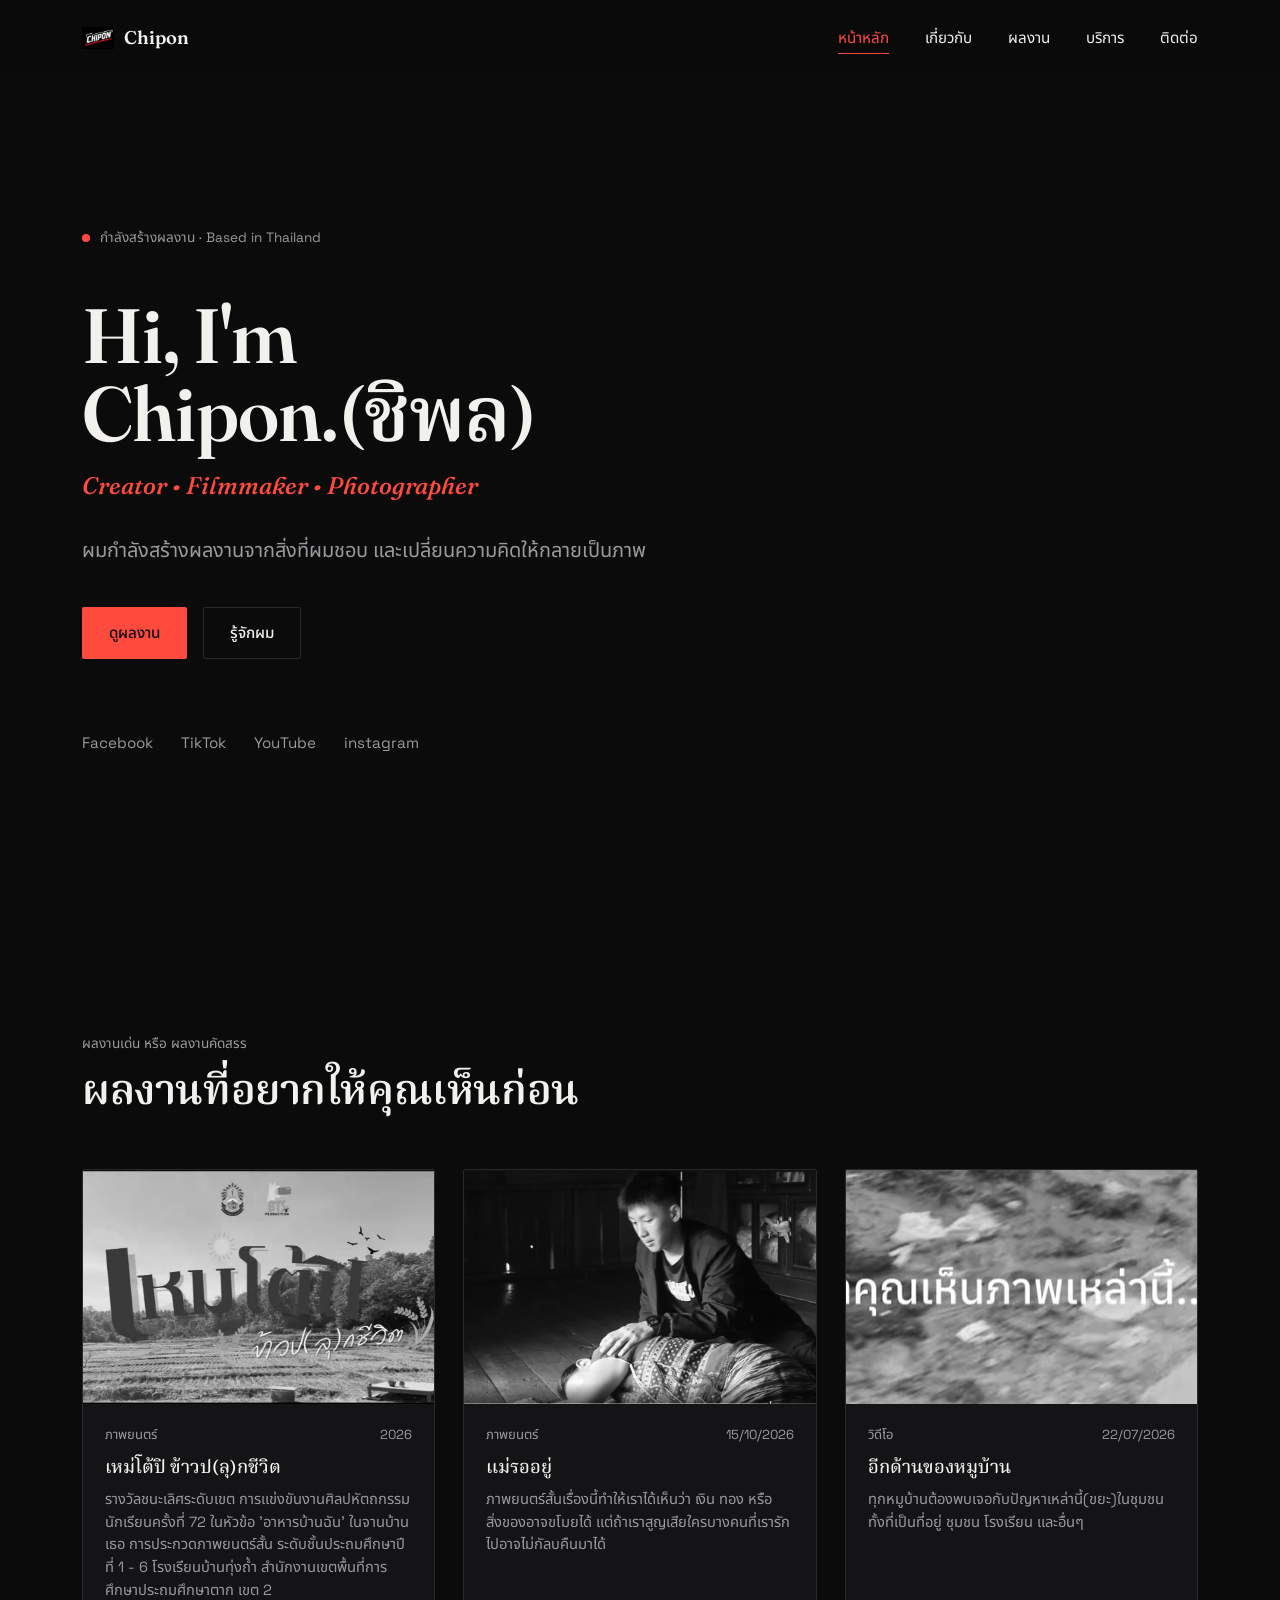
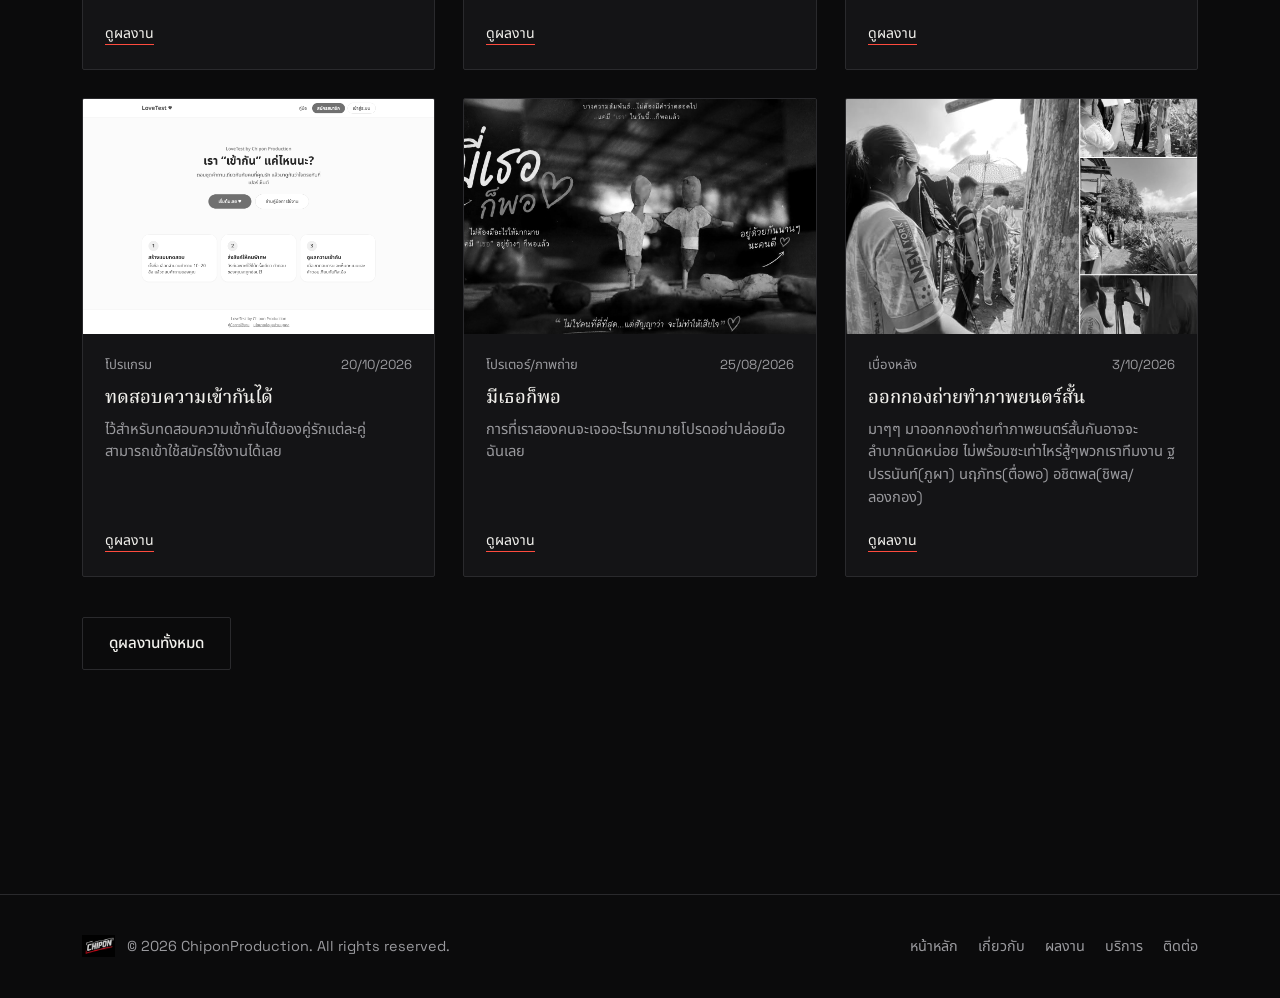
<file: index.html>
<!DOCTYPE html>
<html lang="th" data-theme="dark">
<head>
  <meta charset="UTF-8" />
  <meta name="viewport" content="width=device-width, initial-scale=1.0" />
  <title>Chipon — Production &amp; Filmmaker</title>
  <meta name="description" content="เว็บไซต์ส่วนตัวของ อชิตพล จอมไอยรา หรือที่รู้จักกันในชื่อ Chipon(ชิพล)" />
  <meta name="keywords" content="Chipon, อชิตพล จอมไอยรา, Filmmaker, Photographer, Video Editor, Creator, Graphic Design" />
  <meta name="author" content="อชิตพล จอมไอยรา (Chipon)" />
  <link rel="canonical" href="https://chipon.netlify.app/" />

  <!-- Open Graph -->
  <meta property="og:type" content="website" />
  <meta property="og:title" content="Chipon — Production & Filmmaker" />
  <meta property="og:description" content="เว็บไซต์ส่วนตัวของ อชิตพล จอมไอยรา หรือที่รู้จักกันในชื่อ Chipon(ชิพล)" />
  <meta property="og:image" content="assets/images/og-cover.jpg" />
  <meta property="og:url" content="https://chipon.netlify.app/" />
  <meta property="og:locale" content="th_TH" />

  <!-- Twitter Card -->
  <meta name="twitter:card" content="summary_large_image" />
  <meta name="twitter:title" content="Chipon — Production & Filmmaker" />
  <meta name="twitter:description" content="รวมผลงานด้านการถ่ายภาพ วิดีโอ การทำหนัง และงานสร้างสรรค์ของ Chipon(ชิพล)" />
  <meta name="twitter:image" content="assets/images/og-cover.jpg" />

  <link rel="icon" href="assets/images/logo.png" type="image/png" />
  <link rel="apple-touch-icon" href="assets/images/logo.png" />

  <link rel="preconnect" href="https://fonts.googleapis.com" />
  <link rel="preconnect" href="https://fonts.gstatic.com" crossorigin />
  <link href="https://fonts.googleapis.com/css2?family=Fraunces:ital,wght@0,500;0,600;1,500&family=Space+Grotesk:wght@400;500;600&family=Noto+Sans+Thai:wght@400;500;600&family=Noto+Serif+Thai:wght@500;600&display=swap" rel="stylesheet" />

  <link rel="stylesheet" href="css/style.css" />
  <link rel="stylesheet" href="css/components.css" />
  <link rel="stylesheet" href="css/responsive.css" />
</head>
<body>
  <a class="skip-link" href="#main">ข้ามไปยังเนื้อหาหลัก</a>

  <header class="navbar">
    <div class="container">
      <a class="navbar__brand" href="index.html">
        <img class="navbar__logo" src="assets/images/logo.png" alt="โลโก้ Chipon" />
        <span>Chipon</span>
      </a>
      <button class="navbar__toggle" aria-label="เปิดเมนู" aria-expanded="false">
        <span></span><span></span><span></span>
      </button>
      <nav class="navbar__links" aria-label="เมนูหลัก">
        <a href="index.html" aria-current="page">หน้าหลัก</a>
        <a href="about.html">เกี่ยวกับ</a>
        <a href="portfolio.html">ผลงาน</a>
        <a href="services.html">บริการ</a>
        <a href="contact.html">ติดต่อ</a>
      </nav>
    </div>
  </header>

  <main id="main">
    <section class="hero">
      <div class="container">
        <p class="hero__status">
          <span class="hero__dot" aria-hidden="true"></span>
          กำลังสร้างผลงาน · Based in Thailand
        </p>
        <h1 class="hero__title">Hi, I'm<br />Chipon.(ชิพล)</h1>
        <p class="hero__role">Creator • Filmmaker • Photographer</p>
        <p class="lede hero__lede">
          ผมกำลังสร้างผลงานจากสิ่งที่ผมชอบ และเปลี่ยนความคิดให้กลายเป็นภาพ
        </p>
        <div class="hero__actions">
          <a class="btn btn--primary" href="portfolio.html">ดูผลงาน</a>
          <a class="btn btn--ghost" href="about.html">รู้จักผม</a>
        </div>
        <div class="hero__socials social-row" aria-label="ช่องทางโซเชียลมีเดีย">
          <a href="https://www.facebook.com/ChiponProduction" target="_blank" rel="noopener">Facebook</a>
          <a href="https://www.tiktok.com/@chipon.production" target="_blank" rel="noopener">TikTok</a>
          <a href="https://www.youtube.com/@ChiponProduction" target="_blank" rel="noopener">YouTube</a>
          <a href="https://www.instagram.com/chiponproduction/" target="_blank" rel="noopener">instagram</a>
          <!-- เตรียมพื้นที่สำหรับ YouTube และ Instagram ในอนาคต -->
        </div>
      </div>
    </section>

    <section id="featured">
      <div class="container">
        <div class="section-head">
          <span class="section-label">ผลงานเด่น หรือ ผลงานคัดสรร</span>
          <h2>ผลงานที่อยากให้คุณเห็นก่อน</h2>
        </div>
        <div id="featured-grid" class="featured-grid" aria-live="polite">
          <!-- Rendered from data/portfolio.json by js/portfolio.js -->
        </div>
        <div style="margin-top: 40px;">
          <a class="btn btn--ghost" href="portfolio.html">ดูผลงานทั้งหมด</a>
        </div>
      </div>
    </section>
  </main>

  <footer class="site-footer">
    <div class="container">
      <div class="site-footer__brand">
        <img class="site-footer__logo" src="assets/images/logo.png" alt="โลโก้ Chipon" />
        <span class="site-footer__meta">© <span data-current-year></span> ChiponProduction. All rights reserved.</span>
      </div>
      <nav class="site-footer__links" aria-label="ลิงก์ส่วนท้าย">
        <a href="index.html">หน้าหลัก</a>
        <a href="about.html">เกี่ยวกับ</a>
        <a href="portfolio.html">ผลงาน</a>
        <a href="services.html">บริการ</a>
        <a href="contact.html">ติดต่อ</a>
      </nav>
    </div>
  </footer>

  <script src="js/main.js"></script>
  <script src="js/portfolio.js"></script>
</body>
</html>
</file>
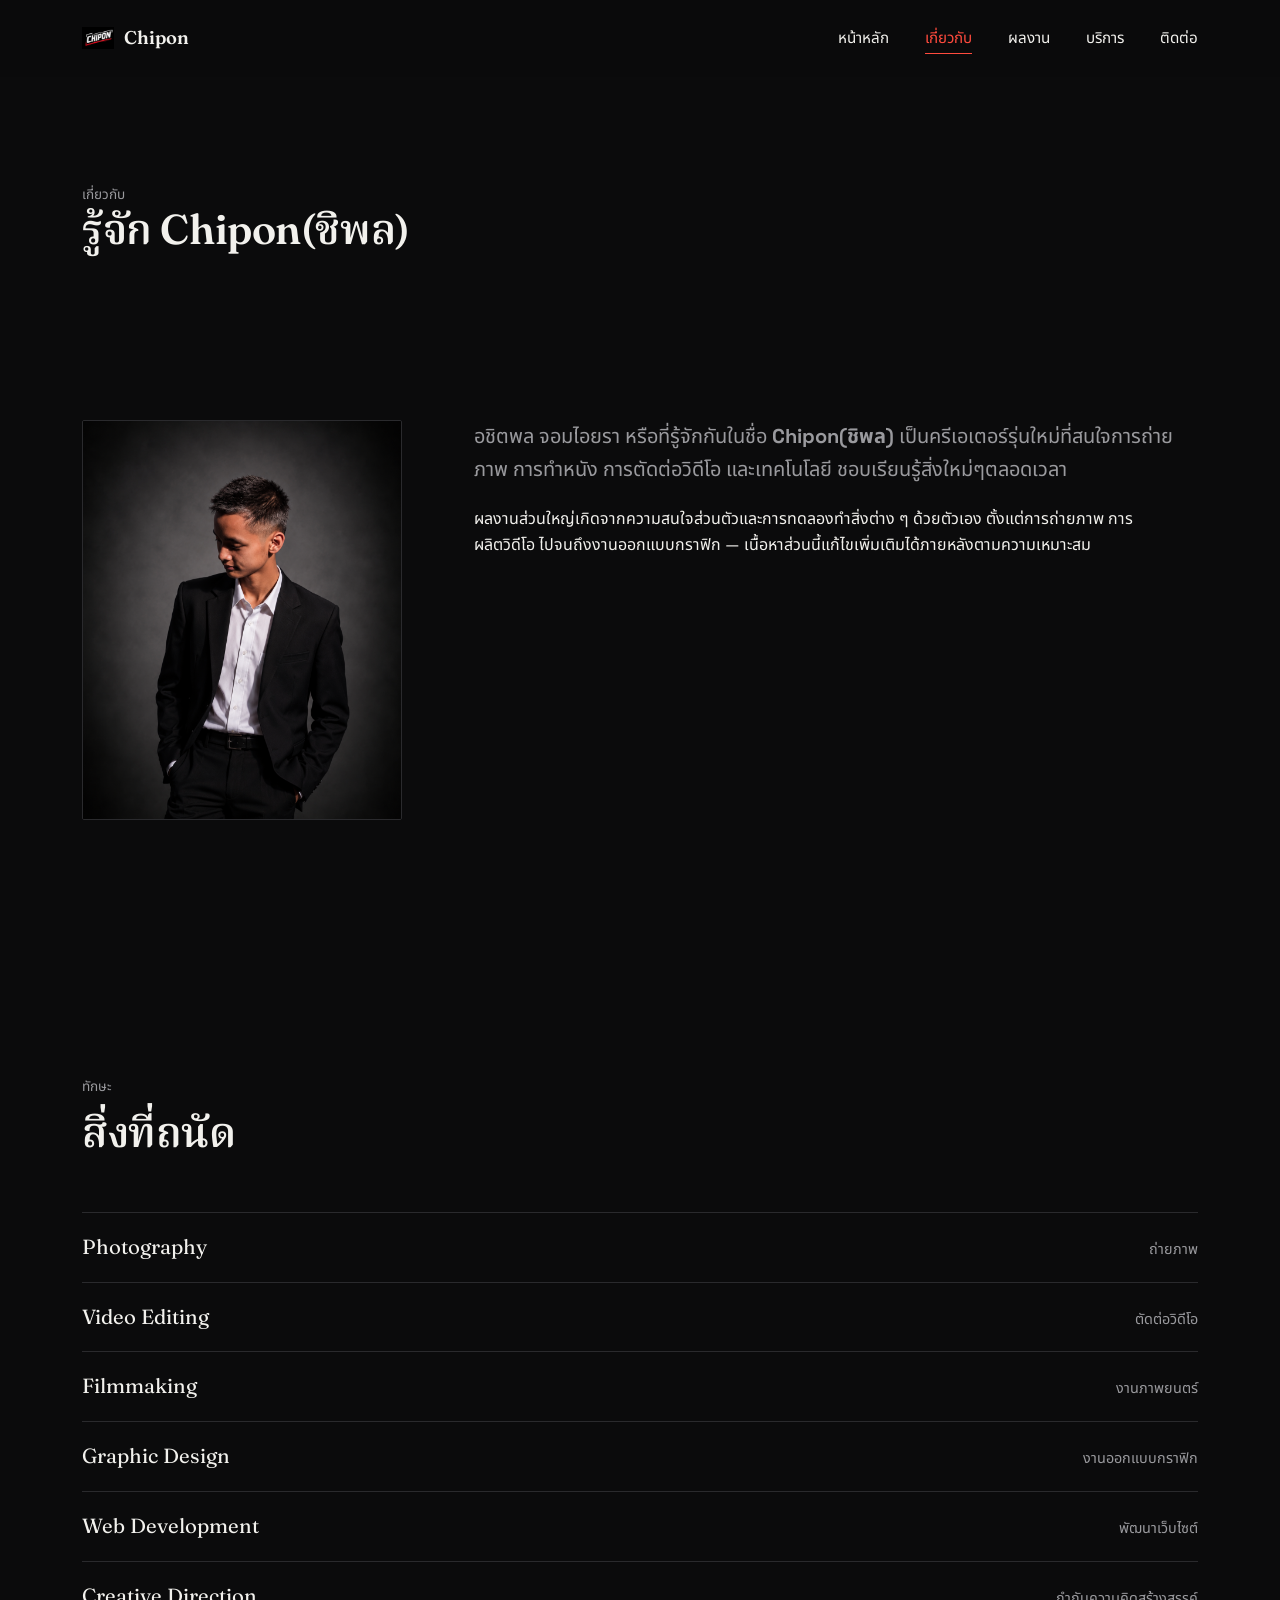
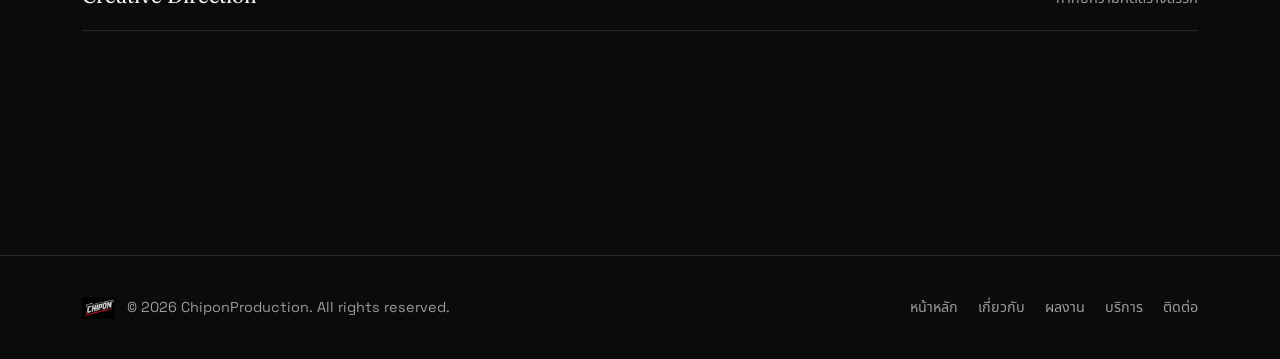
<file: about.html>
<!DOCTYPE html>
<html lang="th" data-theme="dark">
<head>
  <meta charset="UTF-8" />
  <meta name="viewport" content="width=device-width, initial-scale=1.0" />
  <title>About — Chipon</title>
  <meta name="description" content="รู้จัก อชิตพล จอมไอยรา (Chipon&ชิพล)" />
  <meta name="keywords" content="Chipon, อชิตพล จอมไอยรา, About, Creator, Filmmaker" />
  <link rel="canonical" href="https://chipon.netlify.app/about.html" />

  <meta property="og:type" content="profile" />
  <meta property="og:title" content="about — Chipon" />
  <meta property="og:description" content="รู้จัก อชิตพล จอมไอยรา (Chipon&ชิพล)" />
  <meta property="og:image" content="assets/images/og-cover.jpg" />
  <meta property="og:url" content="https://chipon.netlify.app/about.html" />

  <meta name="twitter:card" content="summary_large_image" />
  <meta name="twitter:title" content="About — Chipon" />
  <meta name="twitter:image" content="assets/images/og-cover.jpg" />

  <link rel="icon" href="assets/images/logo.png" type="image/png" />
  <link rel="apple-touch-icon" href="assets/images/logo.png" />

  <link rel="preconnect" href="https://fonts.googleapis.com" />
  <link rel="preconnect" href="https://fonts.gstatic.com" crossorigin />
  <link href="https://fonts.googleapis.com/css2?family=Fraunces:ital,wght@0,500;0,600;1,500&family=Space+Grotesk:wght@400;500;600&family=Noto+Sans+Thai:wght@400;500;600&family=Noto+Serif+Thai:wght@500;600&display=swap" rel="stylesheet" />

  <link rel="stylesheet" href="css/style.css" />
  <link rel="stylesheet" href="css/components.css" />
  <link rel="stylesheet" href="css/responsive.css" />
</head>
<body>
  <a class="skip-link" href="#main">ข้ามไปยังเนื้อหาหลัก</a>

  <header class="navbar">
    <div class="container">
      <a class="navbar__brand" href="index.html">
        <img class="navbar__logo" src="assets/images/logo.png" alt="โลโก้ Chipon" />
        <span>Chipon</span>
      </a>
      <button class="navbar__toggle" aria-label="เปิดเมนู" aria-expanded="false">
        <span></span><span></span><span></span>
      </button>
      <nav class="navbar__links" aria-label="เมนูหลัก">
        <a href="index.html">หน้าหลัก</a>
        <a href="about.html" aria-current="page">เกี่ยวกับ</a>
        <a href="portfolio.html">ผลงาน</a>
        <a href="services.html">บริการ</a>
        <a href="contact.html">ติดต่อ</a>
      </nav>
    </div>
  </header>

  <main id="main">
    <section class="page-intro">
      <div class="container">
        <span class="section-label">เกี่ยวกับ</span>
        <h1 class="h2">รู้จัก Chipon(ชิพล)</h1>
      </div>
    </section>

    <section>
      <div class="container about-grid">
        <div class="about-photo">
          <img src="assets/images/profile.jpg" alt="รูปโปรไฟล์ของ อชิตพล จอมไอยรา (Chipon)" />
        </div>
        <div>
          <p class="lede">
            อชิตพล จอมไอยรา หรือที่รู้จักกันในชื่อ <strong>Chipon(ชิพล)</strong>
            เป็นครีเอเตอร์รุ่นใหม่ที่สนใจการถ่ายภาพ การทำหนัง การตัดต่อวิดีโอ
            และเทคโนโลยี ชอบเรียนรู้สิ่งใหม่ๆตลอดเวลา
          </p>
          <p style="margin-top: 20px;">
            ผลงานส่วนใหญ่เกิดจากความสนใจส่วนตัวและการทดลองทำสิ่งต่าง ๆ
            ด้วยตัวเอง ตั้งแต่การถ่ายภาพ การผลิตวิดีโอ ไปจนถึงงานออกแบบกราฟิก
            — เนื้อหาส่วนนี้แก้ไขเพิ่มเติมได้ภายหลังตามความเหมาะสม
          </p>
        </div>
      </div>
    </section>

    <section>
      <div class="container">
        <div class="section-head">
          <span class="section-label">ทักษะ</span>
          <h2>สิ่งที่ถนัด</h2>
        </div>
        <ul class="credits-list">
          <li class="credits-list__row">
            <span class="credits-list__role">Photography</span>
            <span class="credits-list__detail">ถ่ายภาพ</span>
          </li>
          <li class="credits-list__row">
            <span class="credits-list__role">Video Editing</span>
            <span class="credits-list__detail">ตัดต่อวิดีโอ</span>
          </li>
          <li class="credits-list__row">
            <span class="credits-list__role">Filmmaking</span>
            <span class="credits-list__detail">งานภาพยนตร์</span>
          </li>
          <li class="credits-list__row">
            <span class="credits-list__role">Graphic Design</span>
            <span class="credits-list__detail">งานออกแบบกราฟิก</span>
          </li>
          <li class="credits-list__row">
            <span class="credits-list__role">Web Development</span>
            <span class="credits-list__detail">พัฒนาเว็บไซต์</span>
          </li>
          <li class="credits-list__row">
            <span class="credits-list__role">Creative Direction</span>
            <span class="credits-list__detail">กำกับความคิดสร้างสรรค์</span>
          </li>
        </ul>
      </div>
    </section>
  </main>

  <footer class="site-footer">
    <div class="container">
      <div class="site-footer__brand">
        <img class="site-footer__logo" src="assets/images/logo.png" alt="โลโก้ Chipon" />
        <span class="site-footer__meta">© <span data-current-year></span> ChiponProduction. All rights reserved.</span>
      </div>
      <nav class="site-footer__links" aria-label="ลิงก์ส่วนท้าย">
        <a href="index.html">หน้าหลัก</a>
        <a href="about.html">เกี่ยวกับ</a>
        <a href="portfolio.html">ผลงาน</a>
        <a href="services.html">บริการ</a>
        <a href="contact.html">ติดต่อ</a>
      </nav>
    </div>
  </footer>

  <script src="js/main.js"></script>
</body>
</html>
</file>
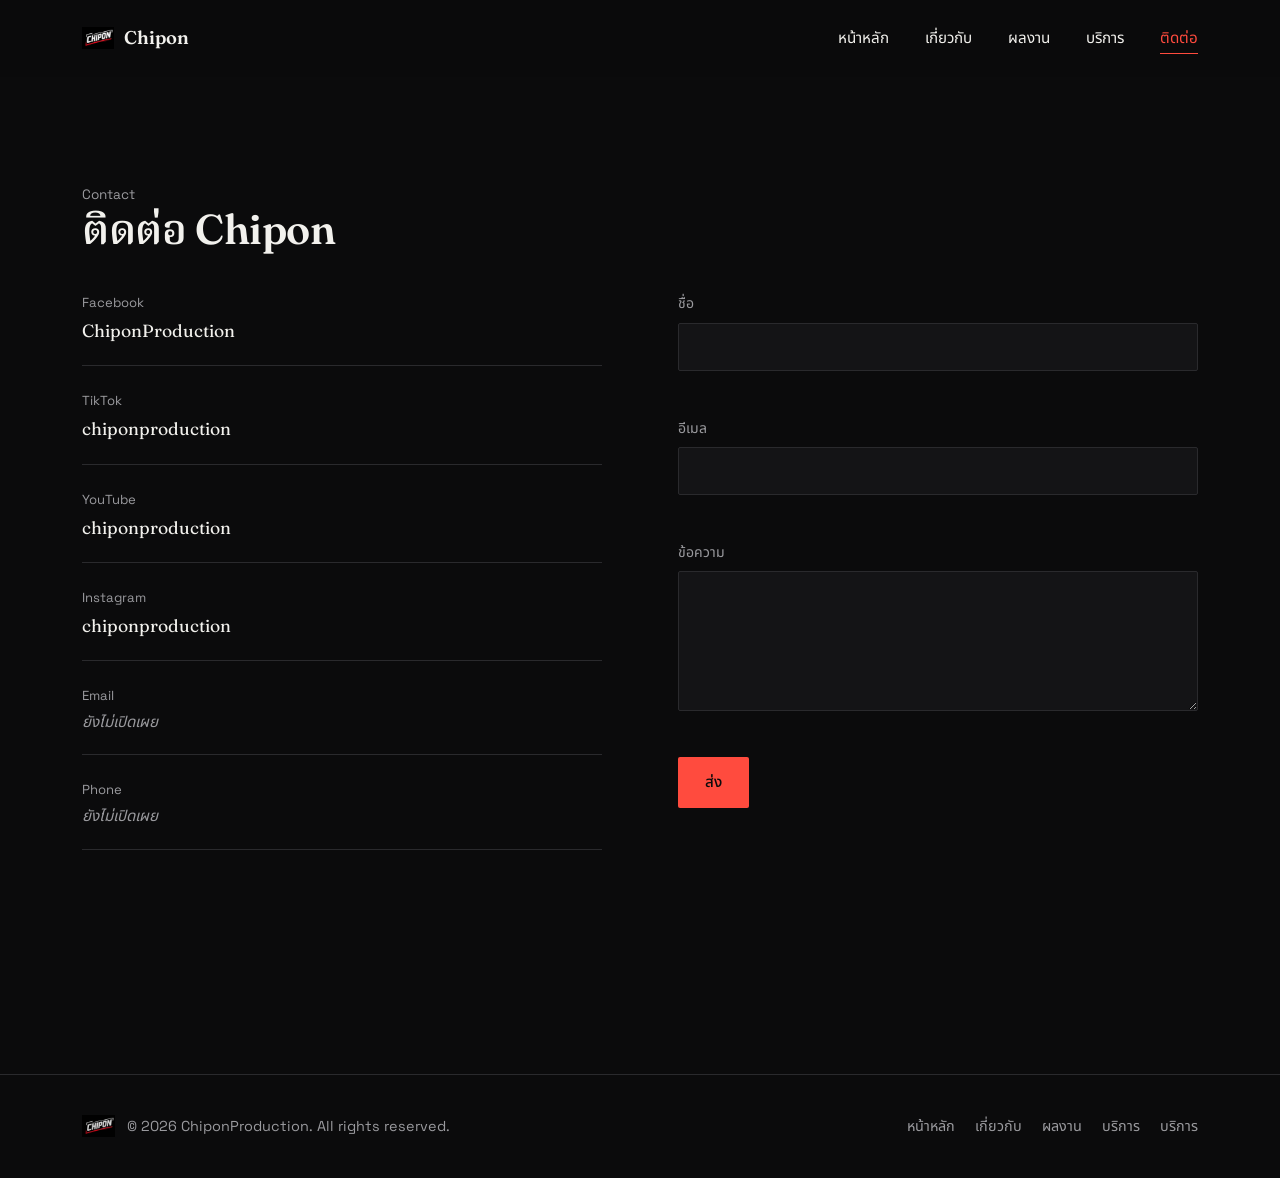
<file: contact.html>
<!DOCTYPE html>
<html lang="th" data-theme="dark">
<head>
  <meta charset="UTF-8" />
  <meta name="viewport" content="width=device-width, initial-scale=1.0" />
  <title>Contact — Chipon</title>
  <meta name="description" content="ติดต่อ Chipon" />
  <meta name="keywords" content="Chipon, Contact, ติดต่อ" />
  <link rel="canonical" href="https://chipon.netlify.app/contact.html" />

  <meta property="og:type" content="website" />
  <meta property="og:title" content="Contact — Chipon" />
  <meta property="og:description" content="ติดต่อ Chipon" />
  <meta property="og:image" content="assets/images/og-cover.jpg" />
  <meta property="og:url" content="https://chipon.netlify.app/contact.html" />

  <meta name="twitter:card" content="summary_large_image" />
  <meta name="twitter:title" content="Contact — Chipon" />
  <meta name="twitter:image" content="assets/images/og-cover.jpg" />

  <link rel="icon" href="assets/images/logo.png" type="image/png" />
  <link rel="apple-touch-icon" href="assets/images/logo.png" />

  <link rel="preconnect" href="https://fonts.googleapis.com" />
  <link rel="preconnect" href="https://fonts.gstatic.com" crossorigin />
  <link href="https://fonts.googleapis.com/css2?family=Fraunces:ital,wght@0,500;0,600;1,500&family=Space+Grotesk:wght@400;500;600&family=Noto+Sans+Thai:wght@400;500;600&family=Noto+Serif+Thai:wght@500;600&display=swap" rel="stylesheet" />

  <link rel="stylesheet" href="css/style.css" />
  <link rel="stylesheet" href="css/components.css" />
  <link rel="stylesheet" href="css/responsive.css" />
</head>
<body>
  <a class="skip-link" href="#main">ข้ามไปยังเนื้อหาหลัก</a>

  <header class="navbar">
    <div class="container">
      <a class="navbar__brand" href="index.html">
        <img class="navbar__logo" src="assets/images/logo.png" alt="โลโก้ Chipon" />
        <span>Chipon</span>
      </a>
      <button class="navbar__toggle" aria-label="เปิดเมนู" aria-expanded="false">
        <span></span><span></span><span></span>
      </button>
      <nav class="navbar__links" aria-label="เมนูหลัก">
        <a href="index.html">หน้าหลัก</a>
        <a href="about.html">เกี่ยวกับ</a>
        <a href="portfolio.html">ผลงาน</a>
        <a href="services.html">บริการ</a>
        <a href="contact.html" aria-current="page">ติดต่อ</a>
      </nav>
    </div>
  </header>

  <main id="main">
    <section class="page-intro">
      <div class="container">
        <span class="section-label">Contact</span>
        <h1 class="h2">ติดต่อ Chipon</h1>
      </div>
    </section>

    <section style="padding-top: 0;">
      <div class="container contact-grid">
        <div class="contact-channels">
          <div class="contact-channel">
            <span class="contact-channel__label">Facebook</span>
            <a class="contact-channel__value" href="https://www.facebook.com/ChiponProduction" target="_blank" rel="noopener">ChiponProduction</a>
          </div>
          <div class="contact-channel">
            <span class="contact-channel__label">TikTok</span>
            <a class="contact-channel__value" href="https://www.tiktok.com/@chipon.production" target="_blank" rel="noopener">chiponproduction</a>
          </div>
           <div class="contact-channel">
            <span class="contact-channel__label">YouTube</span>
            <a class="contact-channel__value" href="https://www.youtube.com/@ChiponProduction" target="_blank" rel="noopener">chiponproduction</a>
          </div>
          <div class="contact-channel">
            <span class="contact-channel__label">Instagram</span>
            <a class="contact-channel__value" href="https://www.instagram.com/chiponproduction/" target="_blank" rel="noopener">chiponproduction</a>
          </div>
          <div class="contact-channel">
            <span class="contact-channel__label">Email</span>
            <span class="contact-channel__value" data-pending="true">ยังไม่เปิดเผย</span>
          </div>
          <div class="contact-channel">
            <span class="contact-channel__label">Phone</span>
            <span class="contact-channel__value" data-pending="true">ยังไม่เปิดเผย</span>
          </div>
         </div>

        <form
          id="contact-form"
          action="https://api.web3forms.com/submit"
          method="POST"
          novalidate
        >
          <input type="hidden" name="access_key" value="3bba8eac-3c72-4e05-8a56-cfd4a241d8ac" />
          <input type="hidden" name="subject" value="ข้อความใหม่จากเว็บไซต์ Chipon" />
          <input type="hidden" name="from_name" value="Chipon Website Contact Form" />
          <!-- honeypot field: bots tend to fill every input, real users never see it -->
          <input type="checkbox" name="botcheck" style="display:none" tabindex="-1" autocomplete="off" />

          <div class="form-field">
            <label for="name">ชื่อ</label>
            <input type="text" id="name" name="name" minlength="2" required />
            <span class="form-error" role="alert"></span>
          </div>
          <div class="form-field">
            <label for="email">อีเมล</label>
            <input type="email" id="email" name="email" required />
            <span class="form-error" role="alert"></span>
          </div>
          <div class="form-field">
            <label for="message">ข้อความ</label>
            <textarea id="message" name="message" minlength="10" required></textarea>
            <span class="form-error" role="alert"></span>
          </div>
          <button type="submit" class="btn btn--primary">ส่ง</button>
          <p id="form-status" class="form-status" role="status"></p>
        </form>
      </div>
    </section>
  </main>

  <footer class="site-footer">
    <div class="container">
      <div class="site-footer__brand">
        <img class="site-footer__logo" src="assets/images/logo.png" alt="โลโก้ Chipon" />
        <span class="site-footer__meta">© <span data-current-year></span> ChiponProduction. All rights reserved.</span>
      </div>
      <nav class="site-footer__links" aria-label="ลิงก์ส่วนท้าย">
        <a href="index.html">หน้าหลัก</a>
        <a href="about.html">เกี่ยวกับ</a>
        <a href="portfolio.html">ผลงาน</a>
        <a href="services.html">บริการ</a>
        <a href="contact.html">บริการ</a>
      </nav>
    </div>
  </footer>

  <script src="js/main.js"></script>
  <script src="js/contact.js"></script>
</body>
</html>
</file>
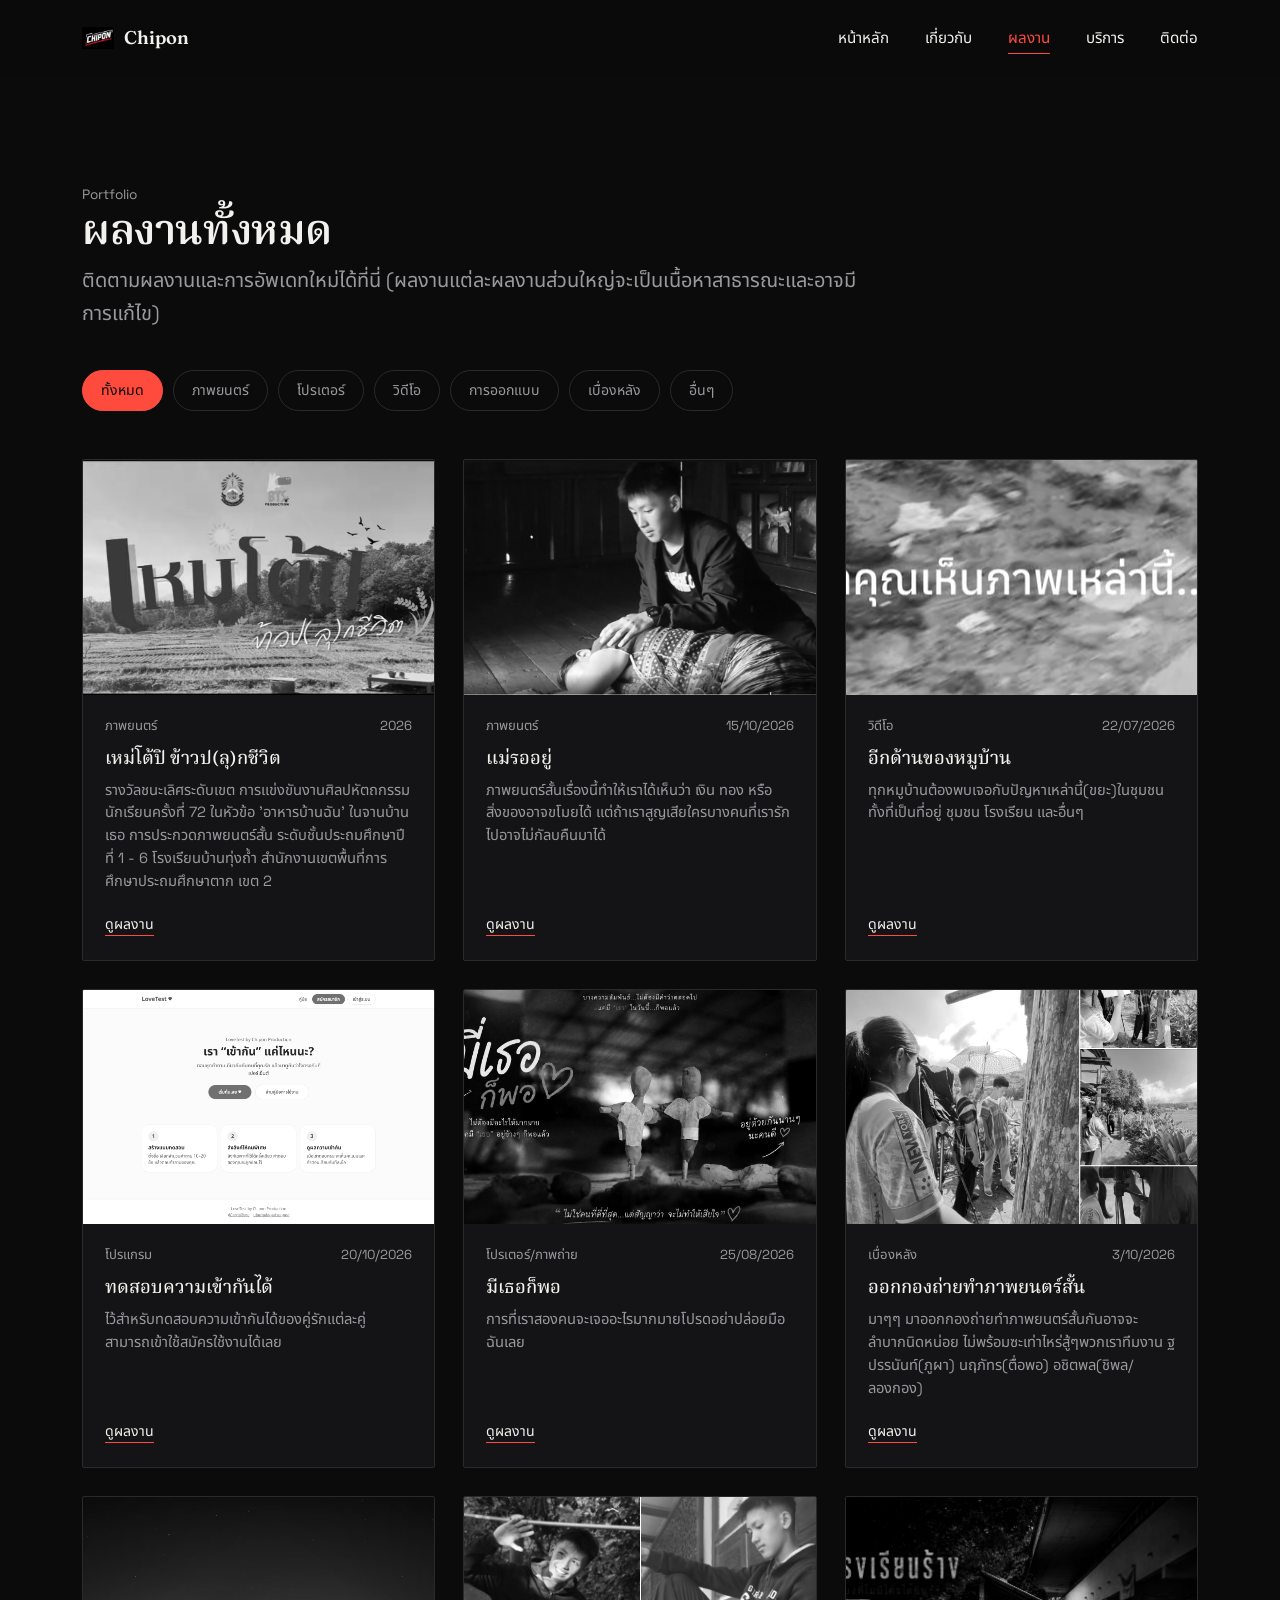
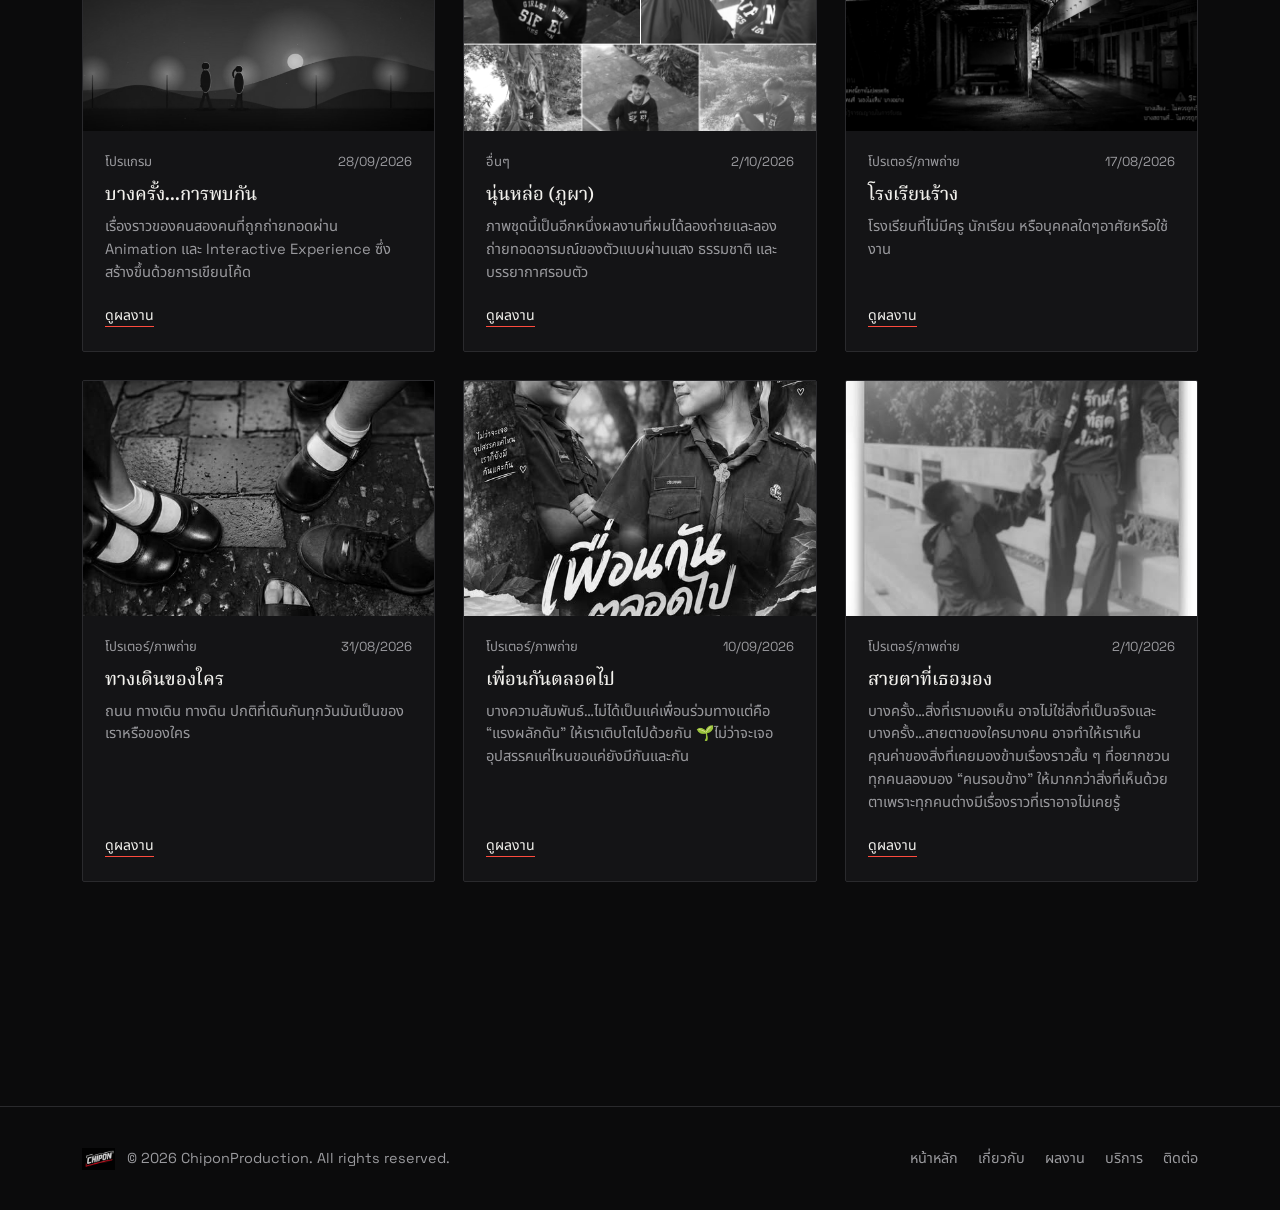
<file: portfolio.html>
<!DOCTYPE html>
<html lang="th" data-theme="dark">
<head>
  <meta charset="UTF-8" />
  <meta name="viewport" content="width=device-width, initial-scale=1.0" />
  <title>Portfolio — Chipon</title>
  <meta name="description" content="รวมผลงานด้านภาพยนตร์ ภาพถ่าย วิดีโอ และงานออกแบบของ Chipon" />
  <meta name="keywords" content="Chipon, Portfolio, Film, Photography, Video, Design" />
  <link rel="canonical" href="https://chipon.netlify.app/portfolio.html" />

  <meta property="og:type" content="website" />
  <meta property="og:title" content="Portfolio — Chipon" />
  <meta property="og:description" content="รวมผลงานด้านภาพยนตร์ ภาพถ่าย วิดีโอ และงานออกแบบของ Chipon" />
  <meta property="og:image" content="assets/images/og-cover.jpg" />
  <meta property="og:url" content="https://chipon.netlify.app/portfolio.html" />

  <meta name="twitter:card" content="summary_large_image" />
  <meta name="twitter:title" content="Portfolio — Chipon" />
  <meta name="twitter:image" content="assets/images/og-cover.jpg" />

  <link rel="icon" href="assets/images/logo.png" type="image/png" />
  <link rel="apple-touch-icon" href="assets/images/logo.png" />

  <link rel="preconnect" href="https://fonts.googleapis.com" />
  <link rel="preconnect" href="https://fonts.gstatic.com" crossorigin />
  <link href="https://fonts.googleapis.com/css2?family=Fraunces:ital,wght@0,500;0,600;1,500&family=Space+Grotesk:wght@400;500;600&family=Noto+Sans+Thai:wght@400;500;600&family=Noto+Serif+Thai:wght@500;600&display=swap" rel="stylesheet" />

  <link rel="stylesheet" href="css/style.css" />
  <link rel="stylesheet" href="css/components.css" />
  <link rel="stylesheet" href="css/responsive.css" />
</head>
<body>
  <a class="skip-link" href="#main">ข้ามไปยังเนื้อหาหลัก</a>

  <header class="navbar">
    <div class="container">
      <a class="navbar__brand" href="index.html">
        <img class="navbar__logo" src="assets/images/logo.png" alt="โลโก้ Chipon" />
        <span>Chipon</span>
      </a>
      <button class="navbar__toggle" aria-label="เปิดเมนู" aria-expanded="false">
        <span></span><span></span><span></span>
      </button>
      <nav class="navbar__links" aria-label="เมนูหลัก">
        <a href="index.html">หน้าหลัก</a>
        <a href="about.html">เกี่ยวกับ</a>
        <a href="portfolio.html" aria-current="page">ผลงาน</a>
        <a href="services.html">บริการ</a>
        <a href="contact.html">ติดต่อ</a>
      </nav>
    </div>
  </header>

  <main id="main">
    <section class="page-intro">
      <div class="container">
        <span class="section-label">Portfolio</span>
        <h1 class="h2">ผลงานทั้งหมด</h1>
        <p class="lede" style="margin-top: 12px;">
          ติดตามผลงานและการอัพเดทใหม่ได้ที่นี่ (ผลงานแต่ละผลงานส่วนใหญ่จะเป็นเนื้อหาสาธารณะและอาจมีการแก้ไข) <!--<code>data/portfolio.json</code> -->
        </p>
      </div>
    </section>

    <section style="padding-top: 0;">
      <div class="container">
        <div class="filter-bar" data-portfolio-filters role="group" aria-label="กรองผลงานตามหมวดหมู่">
          <button class="filter-btn" data-filter="All" aria-pressed="true">ทั้งหมด</button>
          <button class="filter-btn" data-filter="ภาพยนตร์" aria-pressed="false">ภาพยนตร์</button>
          <button class="filter-btn" data-filter="โปรเตอร์/ภาพถ่าย" aria-pressed="false">โปรเตอร์</button>
          <button class="filter-btn" data-filter="วิดีโอ" aria-pressed="false">วิดีโอ</button>
          <button class="filter-btn" data-filter="โปรแกรม" aria-pressed="false">การออกแบบ</button>
          <button class="filter-btn" data-filter="เบื่องหลัง" aria-pressed="false">เบื่องหลัง</button>
          <button class="filter-btn" data-filter="อื่นๆ" aria-pressed="false">อื่นๆ</button>
        </div>
        <div id="portfolio-grid" class="portfolio-grid" aria-live="polite">
          <!-- Rendered from data/portfolio.json by js/portfolio.js -->
        </div>
      </div>
    </section>
  </main>

  <footer class="site-footer">
    <div class="container">
      <div class="site-footer__brand">
        <img class="site-footer__logo" src="assets/images/logo.png" alt="โลโก้ Chipon" />
        <span class="site-footer__meta">© <span data-current-year></span> ChiponProduction. All rights reserved.</span>
      </div>
      <nav class="site-footer__links" aria-label="ลิงก์ส่วนท้าย">
        <a href="index.html">หน้าหลัก</a>
        <a href="about.html">เกี่ยวกับ</a>
        <a href="portfolio.html">ผลงาน</a>
        <a href="services.html">บริการ</a>
        <a href="contact.html">ติดต่อ</a>
      </nav>
    </div>
  </footer>

  <script src="js/main.js"></script>
  <script src="js/portfolio.js"></script>
</body>
</html>
</file>
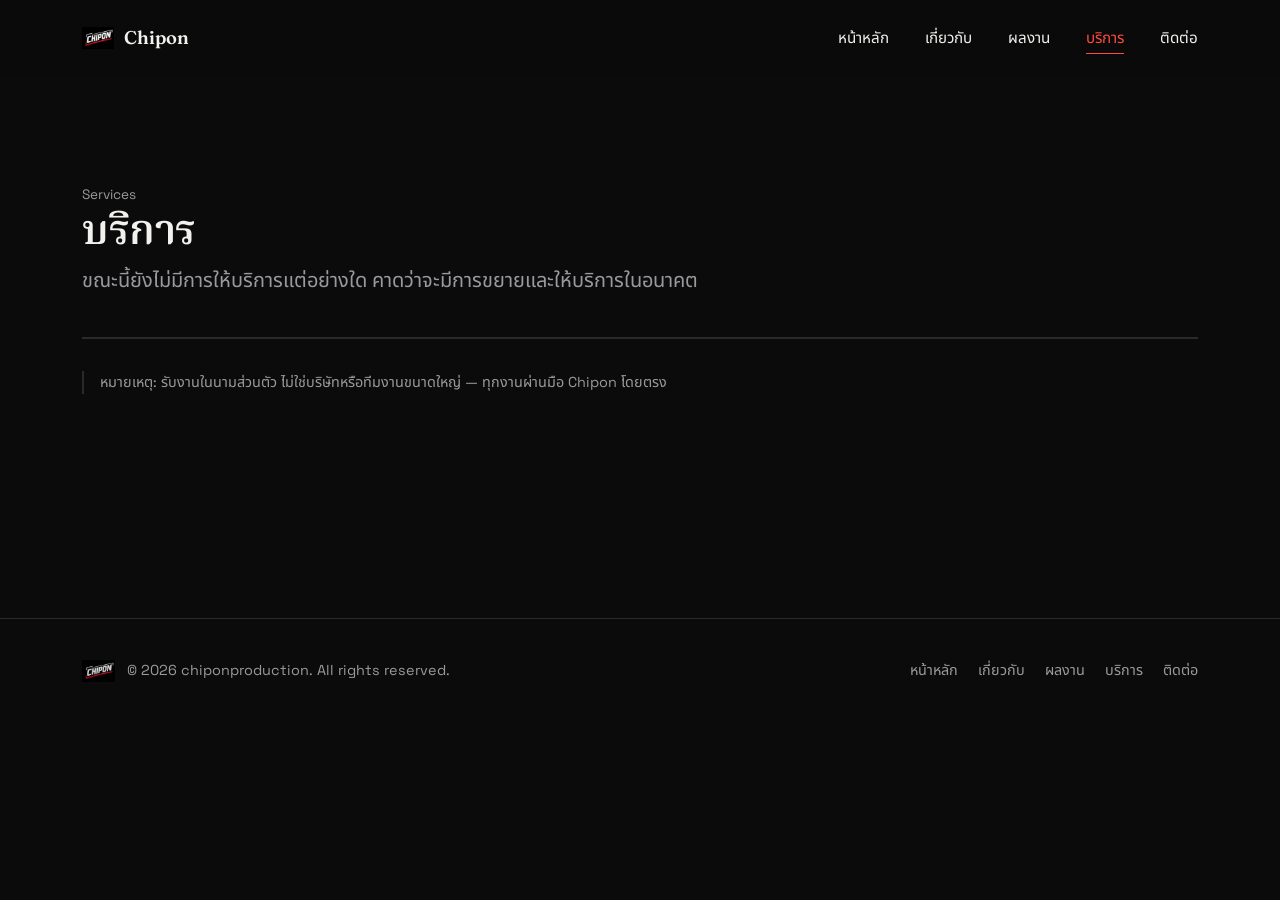
<file: services.html>
<!DOCTYPE html>
<html lang="th" data-theme="dark">
<head>
  <meta charset="UTF-8" />
  <meta name="viewport" content="width=device-width, initial-scale=1.0" />
  <title>Services — Chipon</title>
  <meta name="description" content="บริการด้านการถ่ายภาพ งานวิดีโอ การตัดต่อ และงานออกแบบกราฟิกจาก Chipon" />
  <meta name="keywords" content="Chipon, Services, Photography, Video Production, Video Editing, Graphic Design" />
  <link rel="canonical" href="https://chipon.netlify.app/services.html" />

  <meta property="og:type" content="website" />
  <meta property="og:title" content="Services — Chipon" />
  <meta property="og:description" content="บริการด้านการถ่ายภาพ งานวิดีโอ การตัดต่อ และงานออกแบบกราฟิกจาก Chipon" />
  <meta property="og:image" content="assets/images/og-cover.jpg" />
  <meta property="og:url" content="https://chipon.netlify.app/services.html" />

  <meta name="twitter:card" content="summary_large_image" />
  <meta name="twitter:title" content="Services — Chipon" />
  <meta name="twitter:image" content="assets/images/og-cover.jpg" />

  <link rel="icon" href="assets/images/logo.png" type="image/png" />
  <link rel="apple-touch-icon" href="assets/images/logo.png" />

  <link rel="preconnect" href="https://fonts.googleapis.com" />
  <link rel="preconnect" href="https://fonts.gstatic.com" crossorigin />
  <link href="https://fonts.googleapis.com/css2?family=Fraunces:ital,wght@0,500;0,600;1,500&family=Space+Grotesk:wght@400;500;600&family=Noto+Sans+Thai:wght@400;500;600&family=Noto+Serif+Thai:wght@500;600&display=swap" rel="stylesheet" />

  <link rel="stylesheet" href="css/style.css" />
  <link rel="stylesheet" href="css/components.css" />
  <link rel="stylesheet" href="css/responsive.css" />
</head>
<body>
  <a class="skip-link" href="#main">ข้ามไปยังเนื้อหาหลัก</a>

  <header class="navbar">
    <div class="container">
      <a class="navbar__brand" href="index.html">
        <img class="navbar__logo" src="assets/images/logo.png" alt="โลโก้ Chipon" />
        <span>Chipon</span>
      </a>
      <button class="navbar__toggle" aria-label="เปิดเมนู" aria-expanded="false">
        <span></span><span></span><span></span>
      </button>
      <nav class="navbar__links" aria-label="เมนูหลัก">
        <a href="index.html">หน้าหลัก</a>
        <a href="about.html">เกี่ยวกับ</a>
        <a href="portfolio.html">ผลงาน</a>
        <a href="services.html" aria-current="page">บริการ</a>
        <a href="contact.html">ติดต่อ</a>
      </nav>
    </div>
  </header>

  <main id="main">
    <section class="page-intro">
      <div class="container">
        <span class="section-label">Services</span>
        <h1 class="h2">บริการ</h1>
        <p class="lede" style="margin-top: 12px;">
          ขณะนี้ยังไม่มีการให้บริการแต่อย่างใด 
          คาดว่าจะมีการขยายและให้บริการในอนาคต
        </p>
      </div>
    </section>

    <section style="padding-top: 0;">
      <div class="container">
        <div class="services-grid">
          <!--<div class="service-card">
            <h3>Photography</h3>
            <p class="text-muted">รับถ่ายภาพบุคคล งานอีเวนต์ขนาดเล็ก และภาพสำหรับใช้บนสื่อออนไลน์</p>
            <span class="service-card__price">ราคาเริ่มต้น — แจ้งตามขอบเขตงาน</span>
          </div>
          <div class="service-card">
            <h3>Video Production</h3>
            <p class="text-muted">วางแผนและถ่ายทำวิดีโอสั้น คอนเทนต์โซเชียล และวิดีโอโปรโมท</p>
            <span class="service-card__price">ราคาเริ่มต้น — แจ้งตามขอบเขตงาน</span>
          </div>
          <div class="service-card">
            <h3>Video Editing</h3>
            <p class="text-muted">ตัดต่อวิดีโอ ปรับสี ใส่เสียงและกราฟิกประกอบให้พร้อมเผยแพร่</p>
            <span class="service-card__price">ราคาเริ่มต้น — แจ้งตามขอบเขตงาน</span>
          </div>
          <div class="service-card">
            <h3>Poster / Graphic Design</h3>
            <p class="text-muted">ออกแบบโปสเตอร์ ปกผลงาน และกราฟิกสำหรับใช้บนโซเชียลมีเดีย</p>
            <span class="service-card__price">ราคาเริ่มต้น — แจ้งตามขอบเขตงาน</span>
          </div>
          <div class="service-card">
            <h3>Content Production</h3>
            <p class="text-muted">ดูแลคอนเทนต์ตั้งแต่ไอเดียจนถึงไฟล์พร้อมโพสต์ สำหรับแบรนด์และบุคคล</p>
            <span class="service-card__price">ราคาเริ่มต้น — แจ้งตามขอบเขตงาน</span>
          </div> -->
        </div>
        <p class="services-note">
          หมายเหตุ: รับงานในนามส่วนตัว ไม่ใช่บริษัทหรือทีมงานขนาดใหญ่ —
          ทุกงานผ่านมือ Chipon โดยตรง
        </p>
      </div>
    </section>
  </main>

  <footer class="site-footer">
    <div class="container">
      <div class="site-footer__brand">
        <img class="site-footer__logo" src="assets/images/logo.png" alt="โลโก้ Chipon" />
        <span class="site-footer__meta">© <span data-current-year></span> chiponproduction. All rights reserved.</span>
      </div>
      <nav class="site-footer__links" aria-label="ลิงก์ส่วนท้าย">
        <a href="index.html">หน้าหลัก</a>
        <a href="about.html">เกี่ยวกับ</a>
        <a href="portfolio.html">ผลงาน</a>
        <a href="services.html">บริการ</a>
        <a href="contact.html">ติดต่อ</a>
      </nav>
    </div>
  </footer>

  <script src="js/main.js"></script>
</body>
</html>
</file>
<file: css/style.css>
/* =========================================================
   Chipon — style.css
   Base tokens, resets, typography, and core page layout.
   Component-level styles (nav, cards, forms, buttons) live
   in components.css. Breakpoints live in responsive.css.
   ========================================================= */

/* ---------- Design tokens ---------- */
:root {
  /* Dark theme (default) */
  --color-bg: #0b0b0c;
  --color-bg-alt: #141416;
  --color-surface: #1a1a1d;
  --color-fg: #f2f1ed;
  --color-muted: #9a9a9e;
  --color-line: #2a2a2d;
  --color-accent: #ff4b3e;
  --color-accent-fg: #0b0b0c;

  /* Prepared for a future light theme — see [data-theme="light"] below */

  --font-display: "Fraunces", "Iowan Old Style", "Noto Serif Thai", Georgia, serif;
  --font-body: "Space Grotesk", "Noto Sans Thai", "Helvetica Neue", Arial, sans-serif;

  --max-width: 1180px;
  --gutter: 32px;

  --radius: 2px;
  --ease: cubic-bezier(0.16, 1, 0.3, 1);
}

/* Prepared light theme — toggle later with <html data-theme="light"> */
:root[data-theme="light"] {
  --color-bg: #f5f4f0;
  --color-bg-alt: #ebeae4;
  --color-surface: #ffffff;
  --color-fg: #121212;
  --color-muted: #5c5c5f;
  --color-line: #d8d6cf;
  --color-accent: #d8402f;
  --color-accent-fg: #ffffff;
}

/* ---------- Reset ---------- */
*,
*::before,
*::after {
  box-sizing: border-box;
}

html {
  scroll-behavior: smooth;
}

body {
  margin: 0;
  background: var(--color-bg);
  color: var(--color-fg);
  font-family: var(--font-body);
  font-size: 16px;
  line-height: 1.6;
  -webkit-font-smoothing: antialiased;
  text-rendering: optimizeLegibility;
}

img {
  max-width: 100%;
  display: block;
  object-fit: cover;
}

a {
  color: inherit;
  text-decoration: none;
}

ul,
ol {
  margin: 0;
  padding: 0;
  list-style: none;
}

h1,
h2,
h3,
h4,
p {
  margin: 0;
}

button,
input,
textarea {
  font-family: inherit;
  color: inherit;
}

/* Visible focus state everywhere — accessibility requirement */
a:focus-visible,
button:focus-visible,
input:focus-visible,
textarea:focus-visible,
[tabindex]:focus-visible {
  outline: 2px solid var(--color-accent);
  outline-offset: 3px;
}

::selection {
  background: var(--color-accent);
  color: var(--color-accent-fg);
}

/* ---------- Typography scale ---------- */
h1,
.h1 {
  font-family: var(--font-display);
  font-weight: 600;
  font-size: clamp(2.6rem, 6vw, 5.2rem);
  line-height: 1.02;
  letter-spacing: -0.01em;
}

h2,
.h2 {
  font-family: var(--font-display);
  font-weight: 600;
  font-size: clamp(1.8rem, 3.4vw, 2.6rem);
  line-height: 1.1;
  letter-spacing: -0.01em;
}

h3,
.h3 {
  font-family: var(--font-display);
  font-weight: 500;
  font-size: clamp(1.2rem, 1.8vw, 1.5rem);
  line-height: 1.25;
}

.lede {
  font-size: clamp(1.05rem, 1.6vw, 1.25rem);
  color: var(--color-muted);
  max-width: 60ch;
  line-height: 1.65;
}

p {
  max-width: 68ch;
}

.text-muted {
  color: var(--color-muted);
}

.text-accent {
  color: var(--color-accent);
}

/* ---------- Layout primitives ---------- */
.container {
  width: 100%;
  max-width: var(--max-width);
  margin-inline: auto;
  padding-inline: var(--gutter);
}

main {
  overflow-x: hidden;
}

section {
  padding-block: clamp(64px, 10vw, 128px);
}

.section-head {
  display: flex;
  flex-direction: column;
  gap: 12px;
  margin-bottom: clamp(32px, 5vw, 56px);
}

.section-label {
  font-size: 0.85rem;
  color: var(--color-muted);
  font-variant-numeric: tabular-nums;
}

.divider {
  border: none;
  border-top: 1px solid var(--color-line);
  margin: 0;
}

.skip-link {
  position: absolute;
  left: -999px;
  top: auto;
  background: var(--color-accent);
  color: var(--color-accent-fg);
  padding: 12px 18px;
  z-index: 1000;
}

.skip-link:focus {
  left: 16px;
  top: 16px;
}

/* ---------- Hero ---------- */
.hero {
  min-height: min(92vh, 860px);
  display: flex;
  flex-direction: column;
  justify-content: center;
  padding-block: clamp(48px, 8vw, 96px);
  position: relative;
}

.hero__status {
  display: inline-flex;
  align-items: center;
  gap: 10px;
  color: var(--color-muted);
  font-size: 0.85rem;
  margin-bottom: clamp(28px, 5vw, 48px);
}

.hero__dot {
  width: 8px;
  height: 8px;
  border-radius: 50%;
  background: var(--color-accent);
  animation: pulse 2.4s ease-in-out infinite;
}

@keyframes pulse {
  0%, 100% { opacity: 1; transform: scale(1); }
  50% { opacity: 0.35; transform: scale(0.82); }
}

.hero__eyebrow-logo {
  height: 28px;
  width: auto;
  object-fit: contain;
  margin-bottom: 20px;
  opacity: 0.9;
}

.hero__title {
  opacity: 0;
  transform: translateY(14px);
  animation: rise 0.7s var(--ease) forwards;
  animation-delay: 0.05s;
}

.hero__role {
  font-family: var(--font-display);
  font-style: italic;
  font-weight: 500;
  color: var(--color-accent);
  font-size: clamp(1.1rem, 2.2vw, 1.5rem);
  margin-top: 14px;
  opacity: 0;
  transform: translateY(14px);
  animation: rise 0.7s var(--ease) forwards;
  animation-delay: 0.16s;
}

.hero__lede {
  margin-top: clamp(20px, 3vw, 28px);
  opacity: 0;
  transform: translateY(14px);
  animation: rise 0.7s var(--ease) forwards;
  animation-delay: 0.26s;
}

.hero__actions {
  display: flex;
  flex-wrap: wrap;
  gap: 16px;
  margin-top: clamp(28px, 4vw, 40px);
  opacity: 0;
  transform: translateY(14px);
  animation: rise 0.7s var(--ease) forwards;
  animation-delay: 0.36s;
}

.hero__socials {
  margin-top: clamp(48px, 7vw, 72px);
  display: flex;
  gap: 28px;
  opacity: 0;
  transform: translateY(14px);
  animation: rise 0.7s var(--ease) forwards;
  animation-delay: 0.46s;
}

@keyframes rise {
  to {
    opacity: 1;
    transform: translateY(0);
  }
}

@media (prefers-reduced-motion: reduce) {
  .hero__title,
  .hero__role,
  .hero__lede,
  .hero__actions,
  .hero__socials,
  .hero__dot,
  .reveal {
    animation: none !important;
    opacity: 1 !important;
    transform: none !important;
  }
  html {
    scroll-behavior: auto;
  }
}

/* ---------- Scroll reveal (portfolio + featured grids only) ---------- */
.reveal {
  opacity: 0;
  transform: translateY(18px);
  transition: opacity 0.6s var(--ease), transform 0.6s var(--ease);
}

.reveal.is-visible {
  opacity: 1;
  transform: translateY(0);
}

/* ---------- Page intro (non-home pages) ---------- */
.page-intro {
  padding-block: clamp(56px, 9vw, 104px) clamp(24px, 4vw, 40px);
}

/* ---------- Footer ---------- */
.site-footer {
  border-top: 1px solid var(--color-line);
  padding-block: 40px;
  margin-top: clamp(64px, 8vw, 96px);
}

.site-footer .container {
  display: flex;
  flex-wrap: wrap;
  align-items: center;
  justify-content: space-between;
  gap: 24px;
}

.site-footer__brand {
  display: flex;
  align-items: center;
  gap: 12px;
}

.site-footer__logo {
  height: 22px;
  width: auto;
  object-fit: contain;
  opacity: 0.85;
}

.site-footer__meta {
  color: var(--color-muted);
  font-size: 0.9rem;
}

.site-footer__links {
  display: flex;
  gap: 20px;
  flex-wrap: wrap;
}

.site-footer__links a {
  color: var(--color-muted);
  font-size: 0.9rem;
  transition: color 0.2s var(--ease);
}

.site-footer__links a:hover {
  color: var(--color-fg);
}
</file>
<file: css/components.css>
/* =========================================================
   Chipon — components.css
   Reusable UI pieces: navbar, buttons, credits list,
   portfolio cards, filter bar, service cards, contact form.
   ========================================================= */

/* ---------- Navbar ---------- */
.navbar {
  position: sticky;
  top: 0;
  z-index: 100;
  background: color-mix(in srgb, var(--color-bg) 88%, transparent);
  backdrop-filter: blur(10px);
  -webkit-backdrop-filter: blur(10px);
  border-bottom: 1px solid transparent;
  transition: border-color 0.3s var(--ease), background 0.3s var(--ease);
}

.navbar.is-scrolled {
  border-bottom-color: var(--color-line);
}

.navbar .container {
  display: flex;
  align-items: center;
  justify-content: space-between;
  height: 76px;
}

.navbar__brand {
  display: flex;
  align-items: center;
  gap: 10px;
  font-family: var(--font-display);
  font-size: 1.15rem;
  font-weight: 600;
}

.navbar__logo {
  height: 32px;
  width: 32px;
  object-fit: contain;
  border-radius: var(--radius);
}

.navbar__links {
  display: flex;
  align-items: center;
  gap: clamp(20px, 3vw, 36px);
}

.navbar__links a {
  font-size: 0.95rem;
  position: relative;
  padding-block: 4px;
}

.navbar__links a::after {
  content: "";
  position: absolute;
  left: 0;
  bottom: 0;
  height: 1px;
  width: 0;
  background: var(--color-accent);
  transition: width 0.25s var(--ease);
}

.navbar__links a:hover::after,
.navbar__links a[aria-current="page"]::after {
  width: 100%;
}

.navbar__links a[aria-current="page"] {
  color: var(--color-accent);
}

.navbar__toggle {
  display: none;
  flex-direction: column;
  justify-content: center;
  gap: 5px;
  width: 40px;
  height: 40px;
  background: none;
  border: 1px solid var(--color-line);
  border-radius: var(--radius);
  cursor: pointer;
}

.navbar__toggle span {
  display: block;
  height: 1.5px;
  width: 18px;
  margin-inline: auto;
  background: var(--color-fg);
  transition: transform 0.25s var(--ease), opacity 0.25s var(--ease);
}

.navbar__toggle[aria-expanded="true"] span:nth-child(1) {
  transform: translateY(6.5px) rotate(45deg);
}

.navbar__toggle[aria-expanded="true"] span:nth-child(2) {
  opacity: 0;
}

.navbar__toggle[aria-expanded="true"] span:nth-child(3) {
  transform: translateY(-6.5px) rotate(-45deg);
}

/* ---------- Buttons ---------- */
.btn {
  display: inline-flex;
  align-items: center;
  gap: 8px;
  padding: 13px 26px;
  border-radius: var(--radius);
  font-size: 0.95rem;
  font-weight: 500;
  border: 1px solid transparent;
  cursor: pointer;
  transition: background 0.25s var(--ease), border-color 0.25s var(--ease), color 0.25s var(--ease), transform 0.2s var(--ease);
}

.btn:active {
  transform: translateY(1px);
}

.btn--primary {
  background: var(--color-accent);
  color: var(--color-accent-fg);
}

.btn--primary:hover {
  background: color-mix(in srgb, var(--color-accent) 85%, white 15%);
}

.btn--ghost {
  border-color: var(--color-line);
  color: var(--color-fg);
  background: transparent;
}

.btn--ghost:hover {
  border-color: var(--color-fg);
}

/* ---------- Social links row ---------- */
.social-row {
  display: flex;
  flex-wrap: wrap;
  gap: 28px;
}

.social-row a {
  font-size: 0.95rem;
  color: var(--color-muted);
  border-bottom: 1px solid transparent;
  padding-bottom: 2px;
  transition: color 0.2s var(--ease), border-color 0.2s var(--ease);
}

.social-row a:hover {
  color: var(--color-fg);
  border-color: var(--color-accent);
}

.social-row a[data-pending="true"] {
  color: color-mix(in srgb, var(--color-muted) 60%, transparent);
  pointer-events: none;
}

/* ---------- Credits-style skills list ---------- */
.credits-list {
  border-top: 1px solid var(--color-line);
}

.credits-list__row {
  display: flex;
  align-items: baseline;
  justify-content: space-between;
  gap: 24px;
  padding-block: 18px;
  border-bottom: 1px solid var(--color-line);
}

.credits-list__role {
  font-family: var(--font-display);
  font-size: clamp(1.05rem, 1.6vw, 1.3rem);
}

.credits-list__detail {
  color: var(--color-muted);
  font-size: 0.9rem;
  text-align: right;
  white-space: nowrap;
}

/* ---------- About layout ---------- */
.about-grid {
  display: grid;
  grid-template-columns: 320px 1fr;
  gap: clamp(32px, 6vw, 72px);
  align-items: start;
}

.about-photo {
  aspect-ratio: 4 / 5;
  overflow: hidden;
  border: 1px solid var(--color-line);
  border-radius: var(--radius);
}

.about-photo img {
  width: 100%;
  height: 100%;
}

/* ---------- Filter bar ---------- */
.filter-bar {
  display: flex;
  flex-wrap: wrap;
  gap: 10px;
  margin-bottom: clamp(32px, 5vw, 48px);
}

.filter-btn {
  padding: 9px 18px;
  border: 1px solid var(--color-line);
  border-radius: 999px;
  background: transparent;
  color: var(--color-muted);
  font-size: 0.88rem;
  cursor: pointer;
  transition: border-color 0.2s var(--ease), color 0.2s var(--ease), background 0.2s var(--ease);
}

.filter-btn:hover {
  color: var(--color-fg);
  border-color: var(--color-fg);
}

.filter-btn[aria-pressed="true"] {
  background: var(--color-accent);
  border-color: var(--color-accent);
  color: var(--color-accent-fg);
}

/* ---------- Portfolio grid & cards ---------- */
.portfolio-grid,
.featured-grid {
  display: grid;
  grid-template-columns: repeat(3, 1fr);
  gap: 28px;
}

.work-card {
  border: 1px solid var(--color-line);
  border-radius: var(--radius);
  overflow: hidden;
  background: var(--color-bg-alt);
  display: flex;
  flex-direction: column;
}

.work-card__media {
  aspect-ratio: 3 / 2;
  overflow: hidden;
  background: var(--color-surface);
}

.work-card__media img {
  width: 100%;
  height: 100%;
  filter: grayscale(1) contrast(1.02);
  transition: filter 0.5s var(--ease), transform 0.5s var(--ease);
}

.work-card:hover .work-card__media img {
  filter: grayscale(0);
  transform: scale(1.03);
}

.work-card__body {
  padding: 20px 22px 24px;
  display: flex;
  flex-direction: column;
  gap: 10px;
  flex: 1;
}

.work-card__meta {
  display: flex;
  justify-content: space-between;
  color: var(--color-muted);
  font-size: 0.82rem;
}

.work-card__title {
  font-family: var(--font-display);
  font-size: 1.15rem;
}

.work-card__desc {
  color: var(--color-muted);
  font-size: 0.92rem;
  line-height: 1.55;
}

.work-card__link {
  margin-top: auto;
  padding-top: 10px;
  font-size: 0.88rem;
  border-bottom: 1px solid var(--color-accent);
  align-self: flex-start;
}

.portfolio-empty {
  color: var(--color-muted);
  padding-block: 40px;
  text-align: center;
  border: 1px dashed var(--color-line);
  border-radius: var(--radius);
}

/* ---------- Services ---------- */
.services-grid {
  display: grid;
  grid-template-columns: repeat(2, 1fr);
  gap: 1px;
  background: var(--color-line);
  border: 1px solid var(--color-line);
}

.service-card {
  background: var(--color-bg);
  padding: clamp(28px, 4vw, 40px);
  display: flex;
  flex-direction: column;
  gap: 14px;
}

.service-card__price {
  color: var(--color-accent);
  font-size: 0.9rem;
}

.services-note {
  margin-top: 32px;
  color: var(--color-muted);
  font-size: 0.9rem;
  border-left: 2px solid var(--color-line);
  padding-left: 16px;
}

/* ---------- Contact ---------- */
.contact-grid {
  display: grid;
  grid-template-columns: 1fr 1fr;
  gap: clamp(40px, 6vw, 80px);
  align-items: start;
}

.contact-channels {
  display: flex;
  flex-direction: column;
  gap: 24px;
}

.contact-channel {
  display: flex;
  flex-direction: column;
  gap: 4px;
  padding-bottom: 20px;
  border-bottom: 1px solid var(--color-line);
}

.contact-channel__label {
  font-size: 0.82rem;
  color: var(--color-muted);
}

.contact-channel__value {
  font-family: var(--font-display);
  font-size: 1.1rem;
}

.contact-channel__value[data-pending="true"] {
  color: var(--color-muted);
  font-family: var(--font-body);
  font-size: 0.95rem;
  font-style: italic;
}

.form-field {
  display: flex;
  flex-direction: column;
  gap: 8px;
  margin-bottom: 22px;
}

.form-field label {
  font-size: 0.88rem;
  color: var(--color-muted);
}

.form-field input,
.form-field textarea {
  background: var(--color-bg-alt);
  border: 1px solid var(--color-line);
  border-radius: var(--radius);
  padding: 13px 16px;
  font-size: 0.98rem;
  transition: border-color 0.2s var(--ease);
}

.form-field input:focus,
.form-field textarea:focus {
  border-color: var(--color-accent);
}

.form-field textarea {
  min-height: 140px;
  resize: vertical;
}

.form-error {
  font-size: 0.82rem;
  color: var(--color-accent);
  min-height: 1.2em;
}

.form-status {
  margin-top: 18px;
  padding: 14px 16px;
  border: 1px solid var(--color-line);
  border-radius: var(--radius);
  font-size: 0.9rem;
  display: none;
}

.form-status.is-visible {
  display: block;
}

.form-status.is-success {
  border-color: var(--color-accent);
  color: var(--color-fg);
}
</file>
<file: css/responsive.css>
/* =========================================================
   Chipon — responsive.css
   Breakpoints tested against 360 / 390 / 768 / 1024 / 1440px.
   Mobile-first overrides layer on top of style.css/components.css.
   ========================================================= */

/* ---------- ≤1024px : laptop / tablet landscape ---------- */
@media (max-width: 1024px) {
  :root {
    --gutter: 24px;
  }

  .portfolio-grid,
  .featured-grid {
    grid-template-columns: repeat(2, 1fr);
  }

  .about-grid {
    grid-template-columns: 260px 1fr;
  }
}

/* ---------- ≤768px : tablet portrait ---------- */
@media (max-width: 768px) {
  .navbar__links {
    position: fixed;
    inset: 76px 0 0 0;
    height: calc(100dvh - 76px);
    background: var(--color-bg);
    flex-direction: column;
    align-items: flex-start;
    justify-content: flex-start;
    gap: 4px;
    padding: 24px var(--gutter);
    transform: translateX(100%);
    transition: transform 0.3s var(--ease);
    overflow-y: auto;
  }

  .navbar__links.is-open {
    transform: translateX(0);
  }

  .navbar__links a {
    width: 100%;
    padding-block: 16px;
    border-bottom: 1px solid var(--color-line);
    font-size: 1.05rem;
  }

  .navbar__toggle {
    display: flex;
  }

  .about-grid {
    grid-template-columns: 1fr;
  }

  .about-photo {
    max-width: 320px;
  }

  .contact-grid {
    grid-template-columns: 1fr;
  }

  .services-grid {
    grid-template-columns: 1fr;
  }

  .hero__actions,
  .hero__socials {
    gap: 14px;
  }
}

/* ---------- ≤600px : mobile ---------- */
@media (max-width: 600px) {
  .portfolio-grid,
  .featured-grid {
    grid-template-columns: 1fr;
  }

  .credits-list__row {
    flex-direction: column;
    align-items: flex-start;
    gap: 4px;
  }

  .credits-list__detail {
    text-align: left;
  }

  .site-footer .container {
    flex-direction: column;
    align-items: flex-start;
  }

  .btn {
    width: 100%;
    justify-content: center;
  }

  .hero__actions {
    flex-direction: column;
  }
}

/* ---------- ≤390px : small mobile ---------- */
@media (max-width: 390px) {
  :root {
    --gutter: 18px;
  }

  section {
    padding-block: 56px;
  }
}
</file>
